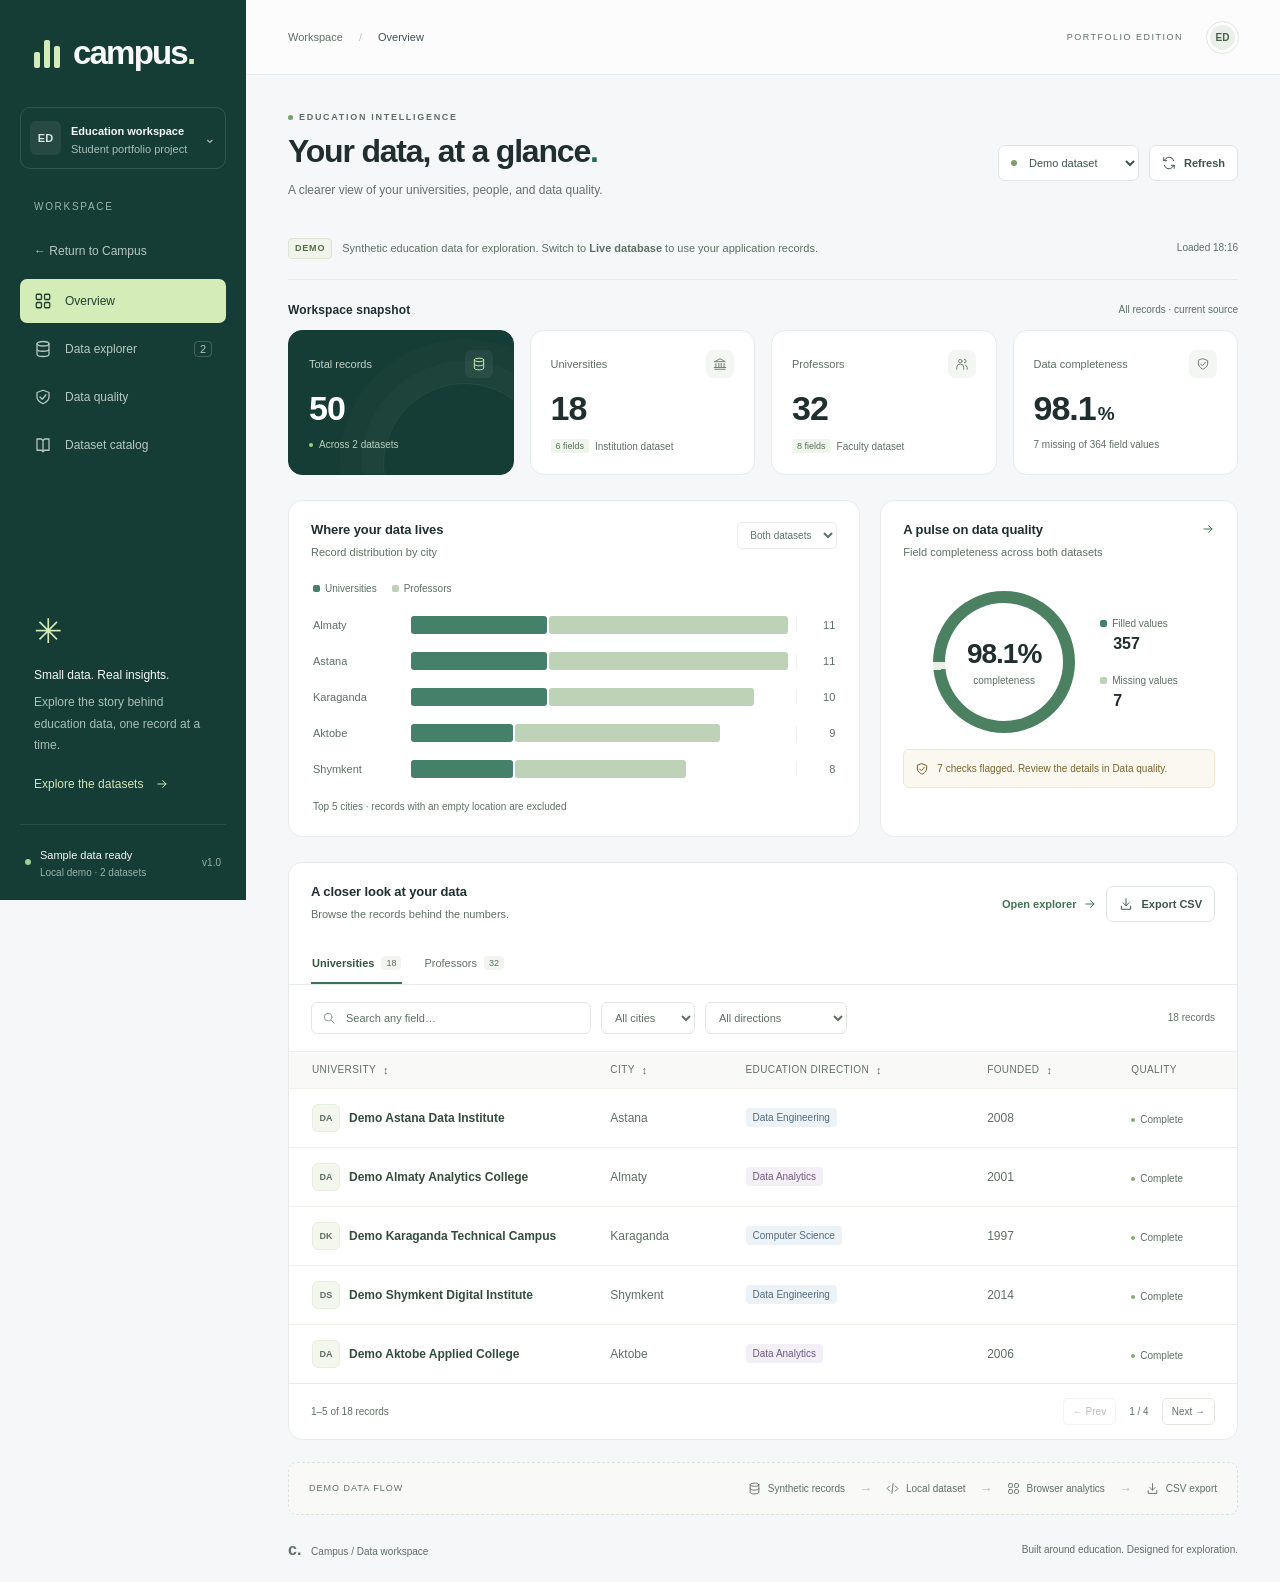
<file: src/main/resources/static/analytics.html>
<!doctype html>
<html lang="en">
<head>
  <meta charset="utf-8">
  <meta name="viewport" content="width=device-width, initial-scale=1">
  <meta name="theme-color" content="#153c35">
  <meta name="description" content="Campus: an education data workspace. Explore university and professor datasets, inspect data quality, and export your analysis.">
  <title>Campus — Data workspace</title>
  <link rel="icon" href="favicon.svg" type="image/svg+xml">
  <link rel="stylesheet" href="styles.css">
  <script src="data.js" defer></script>
  <script src="app.js" defer></script>
</head>
<body>
  <a class="skip-link" href="#main">Skip to content</a>
  <svg class="icon-definitions" xmlns="http://www.w3.org/2000/svg" aria-hidden="true">
    <symbol id="i-grid" viewBox="0 0 24 24"><rect x="3" y="3" width="7" height="7" rx="1.5"/><rect x="14" y="3" width="7" height="7" rx="1.5"/><rect x="3" y="14" width="7" height="7" rx="1.5"/><rect x="14" y="14" width="7" height="7" rx="1.5"/></symbol>
    <symbol id="i-data" viewBox="0 0 24 24"><ellipse cx="12" cy="5" rx="8" ry="3"/><path d="M4 5v7c0 4 16 4 16 0V5M4 12v7c0 4 16 4 16 0v-7"/></symbol>
    <symbol id="i-check" viewBox="0 0 24 24"><path d="m8 12 3 3 5-6M12 3l8 3v6c0 5-8 9-8 9s-8-4-8-9V6z"/></symbol>
    <symbol id="i-book" viewBox="0 0 24 24"><path d="M4 4h6l2 2 2-2h6v15h-6l-2 2-2-2H4zM12 6v15"/></symbol>
    <symbol id="i-arrow" viewBox="0 0 24 24"><path d="M5 12h14m-6-6 6 6-6 6"/></symbol>
    <symbol id="i-download" viewBox="0 0 24 24"><path d="M12 3v12m-5-5 5 5 5-5M4 16v5h16v-5"/></symbol>
    <symbol id="i-refresh" viewBox="0 0 24 24"><path d="M20 8a8 8 0 0 0-14-3L3 8m0-5v5h5M4 16a8 8 0 0 0 14 3l3-3m0 5v-5h-5"/></symbol>
    <symbol id="i-search" viewBox="0 0 24 24"><circle cx="10.5" cy="10.5" r="6.5"/><path d="m16 16 5 5"/></symbol>
    <symbol id="i-university" viewBox="0 0 24 24"><path d="m3 8 9-5 9 5H3zm2 3v7m5-7v7m4-7v7m5-7v7M3 21h18M2 18h20"/></symbol>
    <symbol id="i-people" viewBox="0 0 24 24"><circle cx="9" cy="7" r="3"/><path d="M3 21v-3a6 6 0 0 1 12 0v3M16 4a3 3 0 0 1 0 6m2 4a5 5 0 0 1 3 4v3"/></symbol>
    <symbol id="i-filter" viewBox="0 0 24 24"><path d="M4 7h16M7 12h10m-7 5h4"/></symbol>
    <symbol id="i-close" viewBox="0 0 24 24"><path d="m6 6 12 12M6 18 18 6"/></symbol>
    <symbol id="i-clock" viewBox="0 0 24 24"><circle cx="12" cy="12" r="9"/><path d="M12 7v5l3 2"/></symbol>
    <symbol id="i-code" viewBox="0 0 24 24"><path d="m7 7-5 5 5 5m10-10 5 5-5 5m-4-14-2 18"/></symbol>
  </svg>

  <aside class="sidebar">
    <a class="brand" href="#overview" aria-label="Campus overview"><span class="brand-mark"><i></i><i></i><i></i></span><span>campus<span class="brand-dot">.</span></span></a>
    <div class="workspace-switch"><span class="workspace-avatar">ED</span><div><strong>Education workspace</strong><span>Student portfolio project</span></div><span class="workspace-chevron">⌄</span></div>
    <div class="nav-label">WORKSPACE</div>
    <a href="login.html" class="nav-link">← Return to Campus</a>
    <nav aria-label="Main navigation">
      <a href="#overview" class="nav-link active" data-view="overview" aria-current="page"><svg class="icon"><use href="#i-grid"/></svg>Overview</a>
      <a href="#explorer" class="nav-link" data-view="explorer"><svg class="icon"><use href="#i-data"/></svg>Data explorer<span class="nav-count">2</span></a>
      <a href="#quality" class="nav-link" data-view="quality"><svg class="icon"><use href="#i-check"/></svg>Data quality</a>
      <a href="#catalog" class="nav-link" data-view="catalog"><svg class="icon"><use href="#i-book"/></svg>Dataset catalog</a>
    </nav>
    <div class="sidebar-note"><span class="note-symbol">✳</span><strong>Small data. Real insights.</strong><p>Explore the story behind education data, one record at a time.</p><a href="#catalog">Explore the datasets <svg class="icon"><use href="#i-arrow"/></svg></a></div>
    <div class="sidebar-bottom"><span class="connection-dot"></span><div><strong id="sidebar-source">Sample data ready</strong><span id="sidebar-detail">Local demo · 2 datasets</span></div><span class="version">v1.0</span></div>
  </aside>

  <div class="app-shell">
    <header class="topbar"><div class="breadcrumb">Workspace <span>/</span> <strong id="breadcrumb-title">Overview</strong></div><div class="topbar-right"><span class="portfolio-tag">PORTFOLIO EDITION</span><span class="profile-avatar" aria-label="Education data workspace">ED</span></div></header>
    <main id="main" tabindex="-1">
      <section class="page-heading"><div><div class="eyebrow"><span></span> EDUCATION INTELLIGENCE</div><h1 id="page-title">Your data, at a glance<span>.</span></h1><p id="page-description">A clearer view of your universities, people, and data quality.</p></div><div class="heading-actions"><label class="source-select"><span class="source-dot"></span><span class="sr-only">Data source</span><select id="source-select"><option value="demo">Demo dataset</option><option value="live">Live database</option></select></label><button id="refresh-button" class="button secondary" title="Refresh current data"><svg class="icon"><use href="#i-refresh"/></svg><span>Refresh</span></button></div></section>
      <div id="source-notice" class="source-notice"><span class="notice-label">DEMO</span><span>Synthetic education data for exploration. Switch to <strong>Live database</strong> to use your PostgreSQL records.</span><span class="snapshot" id="snapshot-time"></span></div>
      <div id="error-banner" class="error-banner" role="alert" hidden><div><strong>Couldn’t load the database</strong><p id="error-message"></p></div><button class="button secondary" id="use-demo">Use demo data</button></div>
      <div id="view-content" aria-busy="false"></div>
      <footer class="page-footer"><span><span class="footer-mark">c.</span> Campus / Data workspace</span><span>Built around education. Designed for exploration.</span></footer>
    </main>
  </div>
  <dialog id="record-dialog" aria-labelledby="record-title"><div class="dialog-heading"><div><div class="eyebrow" id="record-dataset">RECORD DETAILS</div><h2 id="record-title">Record details</h2></div><button class="icon-button" id="close-dialog" aria-label="Close record details"><svg class="icon"><use href="#i-close"/></svg></button></div><dl id="record-fields"></dl><div class="dialog-footer">Read-only view · Original dataset fields</div></dialog>
  <div id="toast" class="toast" role="status" hidden></div>
  <noscript><div class="noscript">Enable JavaScript to explore the datasets. The original API is available at /universities and /professors.</div></noscript>
</body>
</html>
</file>
<file: src/main/resources/static/styles.css>
:root {
  --bg: #f6f7f9;
  --paper: #fff;
  --ink: #202e30;
  --muted: #65716d;
  --line: #e7ebec;
  --green: #286854;
  --green-dark: #153c35;
  --green-soft: #edf5ee;
  --lime: #d4ecb8;
  --amber: #936521;
  --radius: 14px;
  --shadow: 0 3px 12px #203b321f
}

* {
  box-sizing: border-box
}

body {
  margin: 0;
  background: var(--bg);
  color: var(--ink);
  font-family: Inter,"Segoe UI",Arial,sans-serif;
  font-size: 14px;
  -webkit-font-smoothing: antialiased
}

button,input,select {
  font: inherit
}

button,a,select,input {
  -webkit-tap-highlight-color: transparent
}

button,a,select {
  touch-action: manipulation
}

button {
  cursor: pointer
}

button:disabled {
  cursor: default;
  opacity: .45
}

a {
  color: inherit;
  text-decoration: none
}

button,select,input {
  outline-offset: 4px
}

button:focus-visible,a:focus-visible,input:focus-visible,select:focus-visible {
  outline: 3px solid #62a98b
}

h1,h2,h3,p {
  margin: 0
}

button svg {
  pointer-events: none
}

[hidden] {
  display: none!important
}

.icon {
  width: 18px;
  height: 18px;
  fill: none;
  stroke: currentColor;
  stroke-width: 1.7;
  stroke-linecap: round;
  stroke-linejoin: round;
  flex-shrink: 0
}

.icon-definitions {
  position: absolute;
  width: 0;
  height: 0;
  overflow: hidden
}

.sr-only {
  position: absolute;
  width: 1px;
  height: 1px;
  padding: 0;
  margin: -1px;
  overflow: hidden;
  clip: rect(0,0,0,0);
  white-space: nowrap;
  border: 0
}

.skip-link {
  position: fixed;
  top: -60px;
  left: 20px;
  z-index: 100;
  background: var(--green-dark);
  color: white;
  padding: 14px;
  border-radius: 6px
}

.skip-link:focus {
  top: 10px
}

.sidebar {
  position: fixed;
  inset: 0 auto 0 0;
  width: 246px;
  display: flex;
  flex-direction: column;
  background: var(--green-dark);
  color: #f7faf8;
  padding: 34px 20px 22px;
  z-index: 10
}

.brand {
  display: flex;
  align-items: center;
  gap: 11px;
  padding: 0 14px;
  font-size: 33px;
  font-weight: 700;
  letter-spacing: -1.8px
}

.brand-dot {
  color: var(--lime)
}

.brand-mark {
  display: flex;
  align-items: flex-end;
  gap: 4px;
  height: 29px;
  width: 28px
}

.brand-mark i {
  width: 6px;
  background: var(--lime);
  border-radius: 2px
}

.brand-mark i:nth-child(1) {
  height: 16px
}

.brand-mark i:nth-child(2) {
  height: 28px
}

.brand-mark i:nth-child(3) {
  height: 22px
}

.workspace-switch {
  display: flex;
  align-items: center;
  gap: 10px;
  margin: 35px 0 32px;
  padding: 13px 9px;
  border: 1px solid #ffffff20;
  border-radius: 10px
}

.workspace-avatar {
  display: grid;
  place-items: center;
  width: 31px;
  height: 34px;
  background: #ffffff12;
  border-radius: 6px;
  color: #d9e7e0;
  font-size: 11px;
  font-weight: 600
}

.workspace-switch strong {
  font-size: 11px;
  font-weight: 600
}

.workspace-switch div>span {
  display: block;
  color: #a9bfb7;
  font-size: 11px;
  margin-top: 5px
}

.workspace-chevron {
  color: #afc2b9;
  margin-left: auto
}

.nav-label {
  font-size: 10px;
  letter-spacing: 1.7px;
  color: #9ab6a9;
  margin: 0 14px 15px
}

.nav-link {
  display: flex;
  align-items: center;
  gap: 13px;
  padding: 13px 14px;
  margin: 4px 0;
  border-radius: 7px;
  color: #b6c9c0;
  font-weight: 500;
  font-size: 12px;
  transition: background .18s,color .18s
}

.nav-link:hover {
  background: #ffffff0b;
  color: white
}

.nav-link.active {
  background: var(--lime);
  color: #203e2c
}

.nav-count {
  margin-left: auto;
  font-size: 11px;
  border: 1px solid #b9d0c544;
  border-radius: 4px;
  padding: 1px 5px
}

.sidebar-note {
  margin-top: auto;
  padding: 24px 14px 31px
}

.note-symbol {
  display: block;
  font-size: 34px;
  color: var(--lime);
  margin-bottom: 15px
}

.sidebar-note strong {
  font-size: 12px;
  font-weight: 500
}

.sidebar-note p {
  color: #a9c1b6;
  font-size: 12px;
  line-height: 1.8;
  margin: 10px 0 18px;
  max-width: 170px
}

.sidebar-note a {
  display: flex;
  align-items: center;
  gap: 12px;
  color: #d1e5bc;
  font-size: 12px
}

.sidebar-note .icon {
  width: 14px
}

.sidebar-bottom {
  display: flex;
  align-items: center;
  border-top: 1px solid #ffffff17;
  padding: 21px 5px 0;
  gap: 9px
}

.connection-dot,.source-dot {
  width: 6px;
  height: 6px;
  display: inline-block;
  flex-shrink: 0;
  border-radius: 50%;
  background: #a3cf94
}

.sidebar-bottom strong {
  font-size: 11px;
  font-weight: 500
}

.sidebar-bottom div>span {
  display: block;
  color: #98b4a6;
  font-size: 10px;
  margin-top: 5px
}

.version {
  margin-left: auto;
  color: #97b0a4;
  font-size: 10px
}

.app-shell {
  margin-left: 246px
}

.topbar {
  height: 75px;
  border-bottom: 1px solid var(--line);
  background: #ffffffb3;
  padding: 0 42px;
  display: flex;
  align-items: center;
  justify-content: space-between
}

.breadcrumb {
  font-size: 11px;
  color: #5f6f64
}

.breadcrumb span {
  margin: 0 13px;
  color: #bec6c6
}

.breadcrumb strong {
  font-weight: 500;
  color: #425255
}

.topbar-right {
  display: flex;
  align-items: center;
  gap: 24px
}

.portfolio-tag {
  font-size: 9px;
  letter-spacing: 1.5px;
  color: #5f6f64
}

.profile-avatar {
  display: grid;
  place-items: center;
  width: 31px;
  height: 31px;
  border-radius: 50%;
  background: #ebefea;
  border: 3px solid white;
  outline: 1px solid #dfe6df;
  font-weight: 600;
  color: #49614d;
  font-size: 10px
}

main {
  max-width: 1600px;
  margin: 0 auto;
  padding: 37px 42px 0
}

.page-heading {
  display: flex;
  justify-content: space-between;
  gap: 20px;
  align-items: center;
  margin-bottom: 26px
}

.eyebrow {
  font-size: 9px;
  letter-spacing: 1.7px;
  font-weight: 650;
  color: #5f6f64;
  display: flex;
  align-items: center;
  gap: 6px
}

.eyebrow>span {
  display: inline-block;
  background: #7b9c6d;
  width: 5px;
  height: 5px;
  border-radius: 50%
}

h1 {
  font-size: 32px;
  line-height: 1.25;
  letter-spacing: -1.2px;
  font-weight: 600;
  margin: 9px 0 10px
}

h1>span {
  color: var(--green)
}

.page-heading p {
  font-size: 12px;
  color: var(--muted);
  line-height: 1.6
}

.heading-actions {
  display: flex;
  align-items: center;
  gap: 10px;
  margin-top: 14px
}

.button {
  display: inline-flex;
  justify-content: center;
  align-items: center;
  gap: 8px;
  min-height: 36px;
  border: 1px solid transparent;
  border-radius: 7px;
  padding: 9px 12px;
  font-size: 11px;
  font-weight: 550;
  background: var(--green-dark);
  color: #fff;
  white-space: nowrap;
  transition: background .16s
}

.button:hover {
  background: #27624d
}

.button.secondary {
  background: white;
  border-color: #dfe5e4;
  color: #415350
}

.button.secondary:hover {
  background: #f4f7f5
}

.button .icon {
  width: 14px;
  height: 14px
}

.source-select {
  display: flex;
  align-items: center;
  gap: 8px;
  background: white;
  border: 1px solid #dfe5e4;
  border-radius: 7px;
  padding-left: 12px
}

.source-select .source-dot {
  background: #7e9f6c
}

.source-select select {
  border: 0;
  background: transparent;
  font-size: 11px;
  padding: 10px 24px 10px 0;
  color: #3e5350;
  cursor: pointer;
  max-width: 180px
}

.source-notice {
  display: flex;
  align-items: center;
  gap: 10px;
  font-size: 11px;
  color: #5f6f64;
  padding: 12px 0 20px;
  border-bottom: 1px solid var(--line);
  margin-bottom: 23px;
  line-height: 1.6
}

.notice-label {
  font-size: 9px;
  font-weight: 650;
  letter-spacing: .8px;
  border: 1px solid #dbe4d5;
  border-radius: 4px;
  padding: 2px 6px;
  color: #526e44;
  background: #f0f4eb
}

.source-notice strong {
  font-weight: 550
}

.snapshot {
  margin-left: auto;
  white-space: nowrap;
  color: #5f6f64;
  font-size: 10px
}

.error-banner {
  border: 1px solid #eacbb5;
  background: #fff6ef;
  border-radius: 10px;
  padding: 17px;
  display: flex;
  gap: 20px;
  align-items: center;
  justify-content: space-between;
  margin-bottom: 22px
}

.error-banner strong {
  font-size: 13px;
  color: #814827
}

.error-banner p {
  font-size: 12px;
  line-height: 1.7;
  margin-top: 5px;
  color: #886552
}

.section-kicker {
  display: flex;
  justify-content: space-between;
  align-items: center;
  margin-bottom: 13px
}

.section-kicker h2 {
  font-size: 12px;
  font-weight: 600;
  letter-spacing: .1px
}

.section-kicker>span {
  font-size: 10px;
  color: #5f6f64
}

.metrics {
  display: grid;
  grid-template-columns: repeat(4,minmax(0,1fr));
  gap: 16px;
  margin-bottom: 25px
}

.metric {
  border: 1px solid var(--line);
  background: white;
  border-radius: var(--radius);
  padding: 19px 20px 17px;
  min-height: 145px;
  position: relative
}

.metric.featured {
  background: var(--green-dark);
  border-color: var(--green-dark);
  color: white;
  overflow: hidden
}

.metric.featured:after {
  content: "";
  position: absolute;
  right: -33px;
  bottom: -72px;
  width: 161px;
  height: 161px;
  border: 1px solid #d8edbe16;
  border-radius: 50%;
  box-shadow: 0 0 0 22px #d8edbe05,0 0 0 44px #d8edbe04;
  pointer-events: none
}

.metric-top {
  display: flex;
  align-items: center;
  justify-content: space-between;
  font-size: 11px;
  color: #5f6f64
}

.featured .metric-top {
  color: #c2d3c6
}

.metric-icon {
  display: grid;
  place-items: center;
  width: 28px;
  height: 28px;
  border-radius: 7px;
  background: #f4f6f3;
  color: #72836f
}

.metric-icon .icon {
  width: 14px;
  height: 14px
}

.featured .metric-icon {
  background: #ffffff0f;
  color: #c5e5b1
}

.metric-value {
  font-size: 34px;
  letter-spacing: -1px;
  font-weight: 550;
  line-height: 1.2;
  margin: 10px 0 11px;
  font-variant-numeric: tabular-nums
}

.metric-value small {
  font-size: 19px;
  margin-left: 2px
}

.metric-foot {
  font-size: 10px;
  color: #5f6f64;
  display: flex;
  align-items: center;
  gap: 6px;
  position: relative;
  z-index: 1
}

.featured .metric-foot {
  color: #bbd0bd
}

.metric-foot .tiny-dot {
  width: 4px;
  height: 4px;
  background: #9bd17e;
  border-radius: 50%
}

.metric-foot .tag {
  background: #eff5eb;
  color: #5f6f64;
  border-radius: 3px;
  padding: 2px 5px;
  font-size: 9px
}

.dashboard-grid {
  display: grid;
  grid-template-columns: minmax(0,1.6fr) minmax(260px,1fr);
  gap: 20px;
  margin-bottom: 25px
}

.panel {
  background: white;
  border: 1px solid var(--line);
  border-radius: var(--radius);
  overflow: hidden
}

.panel-heading {
  display: flex;
  align-items: flex-start;
  justify-content: space-between;
  gap: 14px;
  padding: 21px 22px 0
}

.panel h2 {
  font-size: 13px;
  font-weight: 600;
  letter-spacing: -.1px
}

.panel-description {
  font-size: 11px;
  color: #5f6f64;
  margin-top: 7px;
  line-height: 1.6
}

.subtle-select {
  border: 1px solid var(--line);
  background: #fff;
  border-radius: 5px;
  font-size: 10px;
  padding: 6px 8px;
  color: #60736a;
  max-width: 145px
}

.chart-body {
  padding: 22px 24px 21px
}

.chart-legend {
  display: flex;
  align-items: center;
  gap: 15px;
  font-size: 10px;
  color: #5f6f64;
  margin-bottom: 22px
}

.legend-item {
  display: inline-flex;
  align-items: center;
  gap: 5px
}

.legend-dot {
  width: 7px;
  height: 7px;
  border-radius: 2px;
  background: #45806b
}

.legend-dot.soft {
  background: #bdd2b7
}

.bars {
  display: flex;
  flex-direction: column;
  gap: 18px
}

.bar-row {
  display: grid;
  grid-template-columns: 85px minmax(0,1fr) 25px;
  align-items: center;
  gap: 13px
}

.bar-label {
  font-size: 11px;
  color: #5f6f64;
  overflow: hidden;
  text-overflow: ellipsis;
  white-space: nowrap
}

.bar-track {
  height: 18px;
  border-radius: 3px;
  background: repeating-linear-gradient(90deg,transparent,transparent calc(25% - 1px),#eef1ee calc(25% - 1px),#eef1ee 25%);
  display: flex;
  gap: 2px
}

.bar-segment {
  height: 100%;
  min-width: 0;
  display: block;
  background: #45806b;
  border-radius: 3px;
  transition: width .35s
}

.bar-segment.soft {
  background: #bdd2b7
}

.bar-value {
  font-size: 11px;
  color: #5f6f64;
  text-align: right;
  font-variant-numeric: tabular-nums
}

.chart-caption {
  color: #5f6f64;
  font-size: 10px;
  line-height: 1.6;
  margin-top: 21px
}

.text-link {
  color: #3f7557;
  display: inline-flex;
  align-items: center;
  gap: 7px;
  font-size: 11px;
  font-weight: 550;
  border: 0;
  background: transparent;
  padding: 0;
  cursor: pointer
}

.text-link:hover {
  text-decoration: underline
}

.text-link .icon {
  width: 14px;
  height: 14px
}

.quality-content {
  padding: 14px 22px 0;
  display: flex;
  align-items: center;
  justify-content: center;
  gap: 25px;
  min-height: 187px
}

.quality-ring {
  --score: 0;
  position: relative;
  width: 142px;
  height: 142px;
  flex-shrink: 0;
  border-radius: 50%;
  display: grid;
  place-items: center;
  background: conic-gradient(from -90deg,#4b8061 calc(var(--score)*1%),#eaf0e6 0);
  transform: rotate(0)
}

.quality-ring:before {
  content: "";
  position: absolute;
  inset: 12px;
  border-radius: 50%;
  background: #fff
}

.ring-center {
  position: relative;
  text-align: center
}

.ring-center strong {
  font-size: 28px;
  font-weight: 550;
  letter-spacing: -1px
}

.ring-center span {
  display: block;
  color: #5f6f64;
  font-size: 10px;
  margin-top: 5px
}

.quality-legend {
  display: flex;
  flex-direction: column;
  gap: 18px;
  min-width: 85px
}

.quality-legend strong {
  font-size: 16px;
  font-weight: 550;
  display: block;
  margin: 5px 0 0 13px;
  font-variant-numeric: tabular-nums
}

.quality-legend .legend-item {
  font-size: 10px;
  color: #5f6f64
}

.quality-footer {
  display: flex;
  align-items: center;
  gap: 8px;
  margin: 1px 22px 20px;
  padding: 11px;
  border: 1px solid #e4edde;
  border-radius: 6px;
  background: #f6f9f3;
  color: #5f6f64;
  font-size: 10px;
  line-height: 1.5
}

.quality-footer .icon {
  width: 14px;
  height: 14px
}

.quality-footer.warning {
  background: #fbf8ef;
  border-color: #efe8ce;
  color: #79642f
}

.dataset-panel .panel-heading {
  padding-bottom: 19px;
  align-items: center
}

.table-actions {
  display: flex;
  gap: 9px;
  align-items: center
}

.dataset-tabs {
  display: flex;
  gap: 21px;
  padding: 0 22px;
  border-bottom: 1px solid var(--line)
}

.dataset-tab {
  padding: 13px 1px 12px;
  display: flex;
  gap: 7px;
  align-items: center;
  border: 0;
  border-bottom: 2px solid transparent;
  background: transparent;
  color: #5f6f64;
  font-size: 11px
}

.dataset-tab.active {
  border-bottom-color: #3e7357;
  color: #32573f;
  font-weight: 600
}

.tab-count {
  padding: 2px 5px;
  background: #f1f4ef;
  border-radius: 4px;
  font-size: 9px;
  font-weight: 500;
  color: #5f6f64
}

.filter-toolbar {
  display: flex;
  align-items: center;
  gap: 10px;
  padding: 17px 22px
}

.search-box {
  display: flex;
  align-items: center;
  gap: 8px;
  border: 1px solid #e4e9e4;
  border-radius: 6px;
  padding: 8px 10px;
  background: #fff;
  max-width: 280px;
  flex: 1
}

.search-box .icon {
  height: 14px;
  width: 14px;
  color: #8b978e
}

.search-box input {
  width: 100%;
  min-width: 0;
  border: 0;
  background: transparent;
  color: var(--ink);
  font-size: 11px;
  outline-offset: 6px
}

.search-box input::placeholder {
  color: #5f6f64
}

.filter-toolbar select {
  font-size: 11px;
  border: 1px solid #e3e8e2;
  background: white;
  border-radius: 6px;
  padding: 8px 9px;
  color: #5f6f64;
  max-width: 175px
}

.filter-count {
  font-size: 10px;
  color: #5f6f64;
  margin-left: auto;
  white-space: nowrap
}

.reset-button {
  font-size: 10px;
  white-space: nowrap
}

.table-scroll {
  overflow-x: auto
}

table {
  border-collapse: collapse;
  width: 100%;
  text-align: left;
  white-space: nowrap
}

th {
  background: #f9faf8;
  color: #5f6f64;
  font-size: 10px;
  font-weight: 500;
  letter-spacing: .4px;
  text-transform: uppercase;
  border-block: 1px solid #edf0e9;
  padding: 12px 20px
}

th:first-child,td:first-child {
  padding-left: 23px
}

th button {
  background: none;
  border: 0;
  color: inherit;
  text-transform: inherit;
  font-size: inherit;
  letter-spacing: inherit;
  padding: 0;
  display: flex;
  gap: 7px;
  align-items: center
}

.sort-symbol {
  font-size: 11px;
  color: #5f6f64
}

td {
  font-size: 12px;
  color: #5f6f64;
  padding: 15px 20px;
  border-bottom: 1px solid #eef1ea;
  max-width: 220px;
  overflow: hidden;
  text-overflow: ellipsis
}

tbody tr:last-child td {
  border-bottom: 0
}

tbody tr:hover {
  background: #fafcf8
}

.record-name {
  display: flex;
  align-items: center;
  gap: 9px;
  border: 0;
  background: transparent;
  padding: 0;
  font-size: 12px;
  color: #344c3b;
  text-align: left;
  font-weight: 550;
  max-width: 250px
}

.record-name>span:last-child {
  overflow: hidden;
  text-overflow: ellipsis
}

.record-avatar {
  width: 28px;
  height: 28px;
  border: 1px solid #e8edde;
  background: #f4f7ee;
  border-radius: 6px;
  display: grid;
  place-items: center;
  flex-shrink: 0;
  font-size: 9px;
  font-weight: 600;
  color: #5f6f64
}

.category-pill {
  display: inline-block;
  border-radius: 4px;
  padding: 4px 7px;
  background: #f0f4ed;
  font-size: 10px;
  color: #5f6f64
}

.category-pill.blue {
  background: #edf2f6;
  color: #506b7f
}

.category-pill.purple {
  background: #f3eff7;
  color: #715b82
}

.missing-cell {
  font-size: 10px;
  color: #88652f;
  border-bottom: 1px dashed #cdb589
}

.row-id {
  color: #5f6f64;
  font-size: 10px;
  font-variant-numeric: tabular-nums
}

.row-status {
  display: inline-flex;
  align-items: center;
  gap: 5px;
  font-size: 10px;
  color: #5f6f64
}

.row-status:before {
  content: "";
  height: 4px;
  width: 4px;
  border-radius: 50%;
  background: #85ac6f
}

.row-status.incomplete {
  color: #85642f
}

.row-status.incomplete:before {
  background: #c5a66a
}

.table-footer {
  border-top: 1px solid var(--line);
  padding: 14px 22px;
  display: flex;
  align-items: center;
  justify-content: space-between;
  gap: 16px;
  color: #5f6f64;
  font-size: 10px
}

.pagination {
  display: flex;
  align-items: center;
  gap: 7px
}

.page-button {
  border: 1px solid #e3e9e0;
  border-radius: 5px;
  background: white;
  padding: 5px 9px;
  font-size: 10px;
  color: #5f6f64;
  min-height: 27px
}

.page-button:hover:enabled {
  background: #eef4e8
}

.page-number {
  padding: 5px 6px;
  font-size: 10px;
  color: #5f6f64
}

.pipeline-strip {
  margin-top: 22px;
  display: flex;
  align-items: center;
  gap: 14px;
  padding: 18px 20px;
  border: 1px dashed #dce3da;
  border-radius: 9px;
  background: #f9faf7
}

.pipeline-label {
  font-size: 9px;
  color: #5f6f64;
  letter-spacing: 1px;
  margin-right: auto
}

.pipeline-step {
  display: flex;
  align-items: center;
  gap: 7px;
  color: #5f6f64;
  font-size: 10px
}

.pipeline-step .icon {
  width: 13px;
  height: 13px
}

.pipeline-arrow {
  color: #b2bba9;
  font-size: 13px
}

.page-footer {
  display: flex;
  align-items: center;
  justify-content: space-between;
  gap: 16px;
  padding: 26px 0 23px;
  color: #5f6f64;
  font-size: 10px
}

.footer-mark {
  font-weight: 650;
  font-size: 16px;
  margin-right: 7px;
  color: #5f6f64
}

.empty-state {
  padding: 45px 25px;
  text-align: center;
  white-space: normal;
  color: #5f6f64
}

.empty-state .icon {
  height: 30px;
  width: 30px;
  margin-bottom: 12px;
  color: #a4b29c
}

.empty-state strong {
  display: block;
  font-size: 13px;
  font-weight: 550;
  color: #596c50
}

.empty-state p {
  font-size: 11px;
  line-height: 1.8;
  margin: 7px auto 16px;
  max-width: 380px
}

.loading-state {
  padding: 80px 25px;
  text-align: center;
  color: var(--muted)
}

.spinner {
  display: block;
  margin: 0 auto 20px;
  height: 28px;
  width: 28px;
  border: 2px solid #dde5da;
  border-top-color: var(--green);
  border-radius: 50%;
  animation: spin 1s linear infinite
}

@keyframes spin {
  to {
    transform: rotate(360deg)
  }
}

.quality-grid {
  display: grid;
  grid-template-columns: 1fr 1fr;
  gap: 20px;
  margin-bottom: 24px
}

.quality-summary {
  padding: 22px
}

.quality-summary-top {
  display: flex;
  align-items: center;
  justify-content: space-between;
  margin-bottom: 23px
}

.dataset-icon {
  width: 35px;
  height: 35px;
  display: grid;
  place-items: center;
  background: var(--green-soft);
  color: #678159;
  border-radius: 9px
}

.quality-stat-line {
  display: flex;
  justify-content: space-between;
  align-items: baseline;
  margin: 19px 0 11px;
  font-size: 11px;
  color: #5f6f64
}

.quality-stat-line strong {
  font-size: 26px;
  color: var(--green);
  font-weight: 550
}

.progress-track {
  height: 6px;
  background: #eef2e9;
  border-radius: 5px;
  overflow: hidden
}

.progress-fill {
  height: 100%;
  background: #78a169;
  border-radius: 5px
}

.quality-summary-foot {
  display: flex;
  justify-content: space-between;
  font-size: 11px;
  color: #5f6f64;
  margin-top: 14px;
  gap: 10px
}

.quality-rules {
  padding: 18px 22px;
  font-size: 11px;
  line-height: 1.8;
  color: #5f6f64;
  border-bottom: 1px solid var(--line)
}

.issue-type {
  padding: 4px 6px;
  background: #fbf5e9;
  border-radius: 4px;
  color: #806329;
  font-size: 10px
}

.catalog-grid {
  display: grid;
  grid-template-columns: 1fr 1fr;
  gap: 22px
}

.catalog-card {
  padding: 24px
}

.catalog-card h2 {
  margin-top: 18px;
  font-size: 18px
}

.catalog-card>p {
  font-size: 11px;
  color: #5f6f64;
  line-height: 1.8;
  margin: 9px 0 18px
}

.catalog-meta {
  display: flex;
  gap: 18px;
  font-size: 11px;
  color: #5f6f64;
  padding-bottom: 19px;
  border-bottom: 1px solid var(--line);
  margin-bottom: 20px
}

.catalog-meta strong {
  color: #485c3c;
  font-weight: 550
}

.endpoint {
  font-family: Consolas,monospace;
  font-size: 11px;
  background: #f5f8f0;
  color: #5f6f64;
  padding: 9px 12px;
  border-radius: 6px;
  margin: 18px 0
}

.schema-list {
  margin-bottom: 22px
}

.schema-row {
  display: flex;
  justify-content: space-between;
  gap: 10px;
  padding: 10px 0;
  border-bottom: 1px solid #f0f3ec
}

.schema-row code {
  font-size: 11px;
  color: #5f6f64
}

.schema-row span {
  font-size: 10px;
  color: #5f6f64
}

.catalog-note {
  padding: 21px 23px;
  margin-top: 22px;
  display: flex;
  gap: 15px;
  align-items: flex-start
}

.catalog-note .icon {
  color: #758d64
}

.catalog-note h2 {
  font-size: 12px
}

.catalog-note p {
  font-size: 11px;
  line-height: 1.8;
  margin-top: 8px;
  color: #5f6f64
}

.catalog-note code {
  color: #5f6f64
}

dialog {
  padding: 0;
  border: 1px solid var(--line);
  border-radius: 16px;
  max-width: 520px;
  width: calc(100% - 32px);
  color: var(--ink);
  box-shadow: 0 20px 80px #163b3633
}

dialog::backdrop {
  background: #16352d66;
  backdrop-filter: blur(3px)
}

.dialog-heading {
  padding: 25px 25px 18px;
  display: flex;
  gap: 20px;
  align-items: flex-start;
  justify-content: space-between
}

.dialog-heading h2 {
  font-size: 21px;
  line-height: 1.4;
  margin-top: 8px
}

.icon-button {
  display: grid;
  place-items: center;
  min-width: 30px;
  min-height: 30px;
  padding: 5px;
  border: 1px solid var(--line);
  border-radius: 6px;
  background: white;
  color: #79896e
}

dl {
  padding: 0 25px 20px;
  margin: 0
}

dl>div {
  display: grid;
  grid-template-columns: 130px 1fr;
  gap: 17px;
  padding: 13px 0;
  border-top: 1px solid var(--line);
  font-size: 12px;
  line-height: 1.6
}

dt {
  color: #5f6f64
}

dd {
  margin: 0;
  overflow-wrap: anywhere
}

.dialog-footer {
  padding: 15px 25px;
  background: #f6f8f2;
  font-size: 11px;
  color: #5f6f64
}

.toast {
  position: fixed;
  bottom: 24px;
  left: calc(50% + 123px);
  transform: translateX(-50%);
  z-index: 100;
  background: var(--green-dark);
  color: white;
  border: 1px solid #ffffff25;
  padding: 14px 20px;
  box-shadow: var(--shadow);
  border-radius: 9px;
  font-size: 12px;
  max-width: calc(100vw - 32px);
  text-align: center
}

.noscript {
  position: fixed;
  bottom: 20px;
  left: 20px;
  right: 20px;
  padding: 20px;
  background: #fff3d6;
  color: #6f5520;
  border-radius: 10px;
  z-index: 100
}

@media(min-width:1500px) {
  main {
    padding-top: 44px
  }

  .metrics {
    gap: 22px
  }

  .metric {
    min-height: 155px
  }

  .dashboard-grid {
    grid-template-columns: 1.6fr 1fr
  }

  .chart-body {
    padding-bottom: 26px
  }

  .bars {
    gap: 23px
  }

  .quality-content {
    min-height: 211px
  }

  .quality-ring {
    width: 156px;
    height: 156px
  }
}

@media(max-width:1200px) {
  .sidebar {
    width: 218px;
    padding-inline: 14px
  }

  .app-shell {
    margin-left: 218px
  }

  .topbar {
    padding-inline: 28px
  }

  main {
    padding: 30px 28px 0
  }

  .heading-actions {
    gap: 7px
  }

  .heading-actions .button span {
    display: none
  }

  .source-select select {
    max-width: 140px
  }

  h1 {
    font-size: 29px
  }

  .metric {
    padding: 15px
  }

  .quality-content {
    gap: 16px
  }

  .quality-ring {
    width: 120px;
    height: 120px
  }

  .ring-center strong {
    font-size: 25px
  }

  .quality-legend {
    min-width: 65px
  }

  .dashboard-grid {
    grid-template-columns: minmax(0,1.4fr) minmax(260px,1fr)
  }

  .snapshot {
    display: none
  }

  .filter-count {
    display: none
  }

  .toast {
    left: calc(50% + 109px)
  }
}

@media(max-width:980px) {
  .sidebar {
    width: 190px;
    padding: 26px 10px 18px
  }

  .brand {
    font-size: 29px
  }

  .workspace-switch {
    padding: 10px 7px
  }

  .workspace-avatar,.workspace-chevron {
    display: none
  }

  .workspace-switch strong {
    font-size: 11px
  }

  .nav-link {
    gap: 10px;
    padding: 12px 10px;
    font-size: 12px
  }

  .app-shell {
    margin-left: 190px
  }

  .topbar {
    padding-inline: 22px
  }

  main {
    padding: 28px 22px 0
  }

  .page-heading {
    align-items: flex-start;
    flex-direction: column;
    gap: 5px
  }

  .heading-actions {
    margin-top: 8px
  }

  .heading-actions .button span {
    display: inline
  }

  .metrics {
    gap: 10px
  }

  .metric {
    padding: 13px 12px;
    min-height: 135px
  }

  .metric-top {
    font-size: 10px
  }

  .metric-icon {
    width: 23px;
    height: 23px
  }

  .metric-value {
    font-size: 29px
  }

  .metric-foot {
    font-size: 9px
  }

  .dashboard-grid {
    grid-template-columns: 1fr
  }

  .quality-content {
    min-height: 168px;
    gap: 40px;
    padding-bottom: 16px
  }

  .quality-ring {
    width: 128px;
    height: 128px
  }

  .quality-footer {
    justify-content: center
  }

  .filter-toolbar {
    flex-wrap: wrap;
    padding: 15px
  }

  .search-box {
    max-width: none;
    min-width: 170px
  }

  .filter-toolbar select {
    max-width: 140px
  }

  .panel-heading {
    padding-inline: 18px
  }

  .pipeline-strip {
    flex-wrap: wrap;
    gap: 10px
  }

  .pipeline-label {
    width: 100%
  }

  .page-footer>span:last-child {
    display: none
  }

  .quality-grid,.catalog-grid {
    grid-template-columns: 1fr
  }

  .toast {
    left: calc(50% + 95px)
  }
}

@media(max-width:680px) {
  .sidebar {
    position: static;
    width: 100%;
    padding: 16px 18px 0;
    display: block
  }

  .brand {
    font-size: 27px;
    padding: 0
  }

  .brand-mark {
    transform: scale(.8);
    transform-origin: left center;
    margin-right: -5px
  }

  .workspace-switch,.nav-label,.sidebar-note,.sidebar-bottom {
    display: none
  }

  .sidebar nav {
    display: flex;
    gap: 4px;
    margin-top: 15px;
    overflow-x: auto
  }

  .nav-link {
    white-space: nowrap;
    border-radius: 6px 6px 0 0;
    margin: 0;
    font-size: 10px;
    padding: 11px 9px;
    gap: 6px
  }

  .nav-link .icon {
    width: 14px;
    height: 14px
  }

  .nav-count {
    display: none
  }

  .app-shell {
    margin-left: 0
  }

  .topbar {
    height: 49px;
    padding-inline: 20px
  }

  .portfolio-tag {
    font-size: 9px;
    letter-spacing: 1px
  }

  .topbar-right {
    gap: 12px
  }

  .profile-avatar {
    width: 26px;
    height: 26px
  }

  .breadcrumb {
    font-size: 10px
  }

  main {
    padding: 26px 18px 0
  }

  .page-heading {
    margin-bottom: 15px
  }

  h1 {
    font-size: 28px
  }

  .page-heading p {
    font-size: 11px
  }

  .eyebrow {
    font-size: 9px
  }

  .source-notice {
    font-size: 9px;
    align-items: flex-start;
    padding: 12px 0 17px;
    gap: 8px
  }

  .notice-label {
    font-size: 9px
  }

  .metrics {
    grid-template-columns: repeat(2,minmax(0,1fr));
    gap: 12px;
    margin-bottom: 21px
  }

  .metric {
    padding: 15px;
    min-height: 139px
  }

  .metric-top {
    font-size: 10px
  }

  .metric-value {
    font-size: 32px
  }

  .metric-foot {
    font-size: 9px
  }

  .section-kicker>span {
    font-size: 9px
  }

  .dashboard-grid {
    gap: 18px
  }

  .panel-heading {
    padding: 19px 17px 0;
    gap: 9px
  }

  .panel h2 {
    font-size: 12px
  }

  .panel-description {
    font-size: 9px
  }

  .subtle-select {
    max-width: 118px;
    font-size: 9px
  }

  .chart-body {
    padding: 22px 17px
  }

  .bar-row {
    grid-template-columns: 68px minmax(0,1fr) 20px;
    gap: 8px
  }

  .bar-label {
    font-size: 9px
  }

  .quality-content {
    gap: 38px
  }

  .quality-footer {
    margin-inline: 17px
  }

  .dataset-panel .panel-heading {
    align-items: flex-start
  }

  .table-actions .button {
    font-size: 9px;
    padding: 7px 9px;
    min-height: 32px
  }

  .table-actions .text-link {
    font-size: 9px
  }

  .table-actions {
    flex-direction: column;
    align-items: flex-end
  }

  .dataset-tabs {
    padding-inline: 17px
  }

  .dataset-tab {
    font-size: 10px
  }

  .filter-toolbar {
    gap: 8px
  }

  .search-box {
    flex-basis: 100%;
    max-width: none
  }

  .filter-toolbar select {
    flex: 1;
    max-width: calc(50% - 4px)
  }

  .filter-toolbar .text-link {
    margin: 5px 0
  }

  .filter-count {
    display: none
  }

  .table-footer {
    padding: 12px 15px;
    gap: 9px;
    font-size: 9px
  }

  .pagination {
    gap: 3px
  }

  .page-button {
    padding: 4px 7px;
    font-size: 9px
  }

  .page-number {
    font-size: 9px
  }

  .pipeline-strip {
    padding: 15px 14px;
    gap: 8px
  }

  .pipeline-step {
    font-size: 9px;
    gap: 5px
  }

  .pipeline-step .icon {
    width: 11px
  }

  .pipeline-label {
    font-size: 9px
  }

  .toast {
    left: 50%;
    width: max-content
  }

  .error-banner {
    flex-direction: column;
    align-items: flex-start
  }

  .quality-summary-foot {
    font-size: 9px
  }

  .page-footer {
    padding-top: 22px
  }

  .catalog-card {
    padding: 21px
  }

  dl>div {
    grid-template-columns: 100px 1fr
  }

  .dialog-heading h2 {
    font-size: 18px
  }
}

@media(prefers-reduced-motion:reduce) {
  *,*:before,*:after {
    animation: none!important;
    transition: none!important;
    scroll-behavior: auto!important
  }
}
</file>
